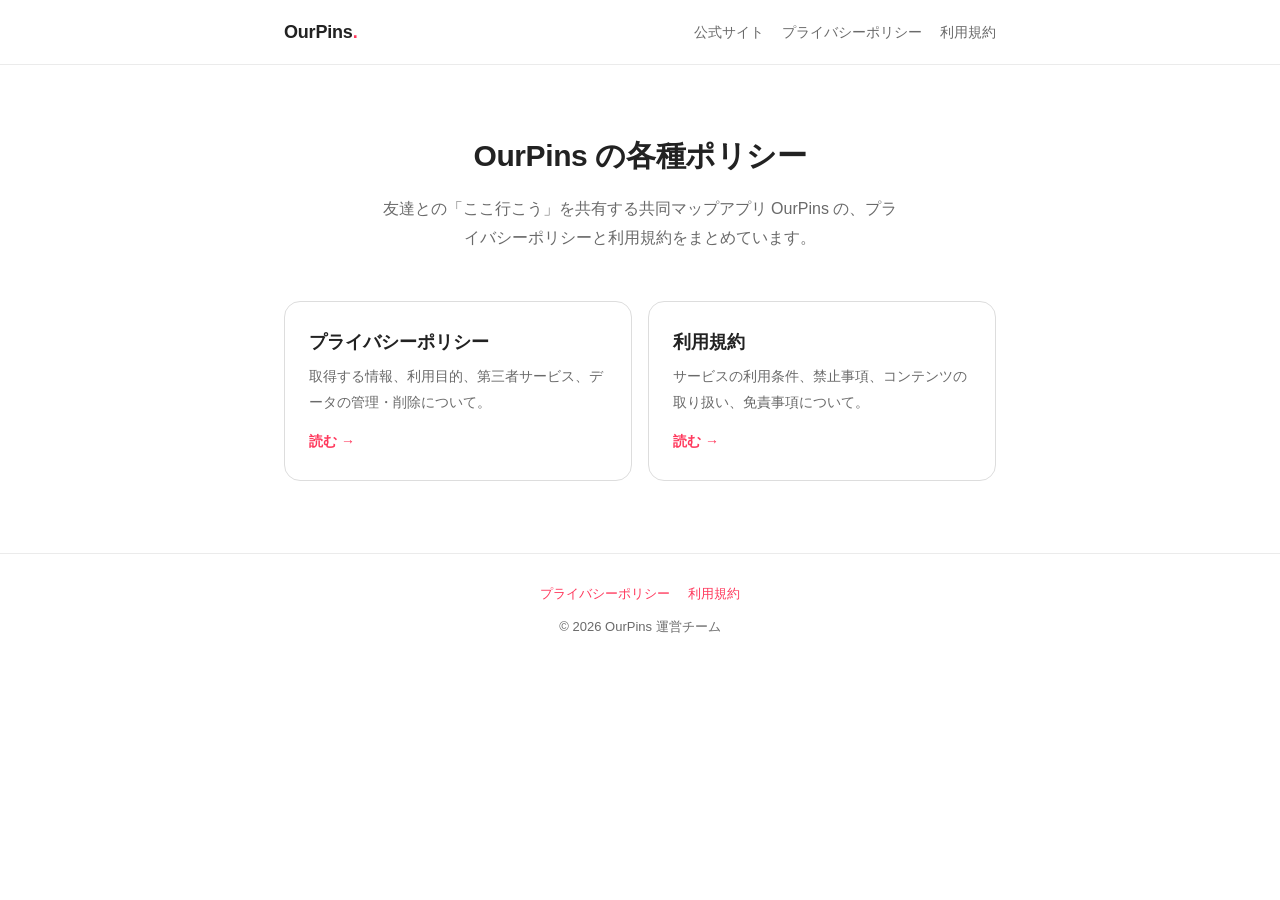
<file: index.html>
<!DOCTYPE html>
<html lang="ja">
<head>
  <meta charset="UTF-8" />
  <meta name="viewport" content="width=device-width, initial-scale=1.0" />
  <title>OurPins — 各種ポリシー</title>
  <meta name="description" content="共同マップアプリ OurPins のプライバシーポリシーと利用規約。" />
  <link rel="stylesheet" href="styles.css" />
</head>
<body>
  <header class="site-header">
    <div class="inner">
      <a class="brand" href="https://ourpins.app/">OurPins<span class="dot">.</span></a>
      <nav>
        <a href="https://ourpins.app/">公式サイト</a>
        <a href="privacy-policy.html">プライバシーポリシー</a>
        <a href="terms-of-service.html">利用規約</a>
      </nav>
    </div>
  </header>

  <main>
    <section class="hero">
      <h1>OurPins の各種ポリシー</h1>
      <p>友達との「ここ行こう」を共有する共同マップアプリ OurPins の、プライバシーポリシーと利用規約をまとめています。</p>
    </section>

    <section class="cards">
      <a class="card" href="privacy-policy.html">
        <h2>プライバシーポリシー</h2>
        <p>取得する情報、利用目的、第三者サービス、データの管理・削除について。</p>
        <span class="arrow">読む →</span>
      </a>
      <a class="card" href="terms-of-service.html">
        <h2>利用規約</h2>
        <p>サービスの利用条件、禁止事項、コンテンツの取り扱い、免責事項について。</p>
        <span class="arrow">読む →</span>
      </a>
    </section>
  </main>

  <footer class="site-footer">
    <nav>
      <a href="privacy-policy.html">プライバシーポリシー</a>
      <a href="terms-of-service.html">利用規約</a>
    </nav>
    <div>© 2026 OurPins 運営チーム</div>
  </footer>
</body>
</html>
</file>
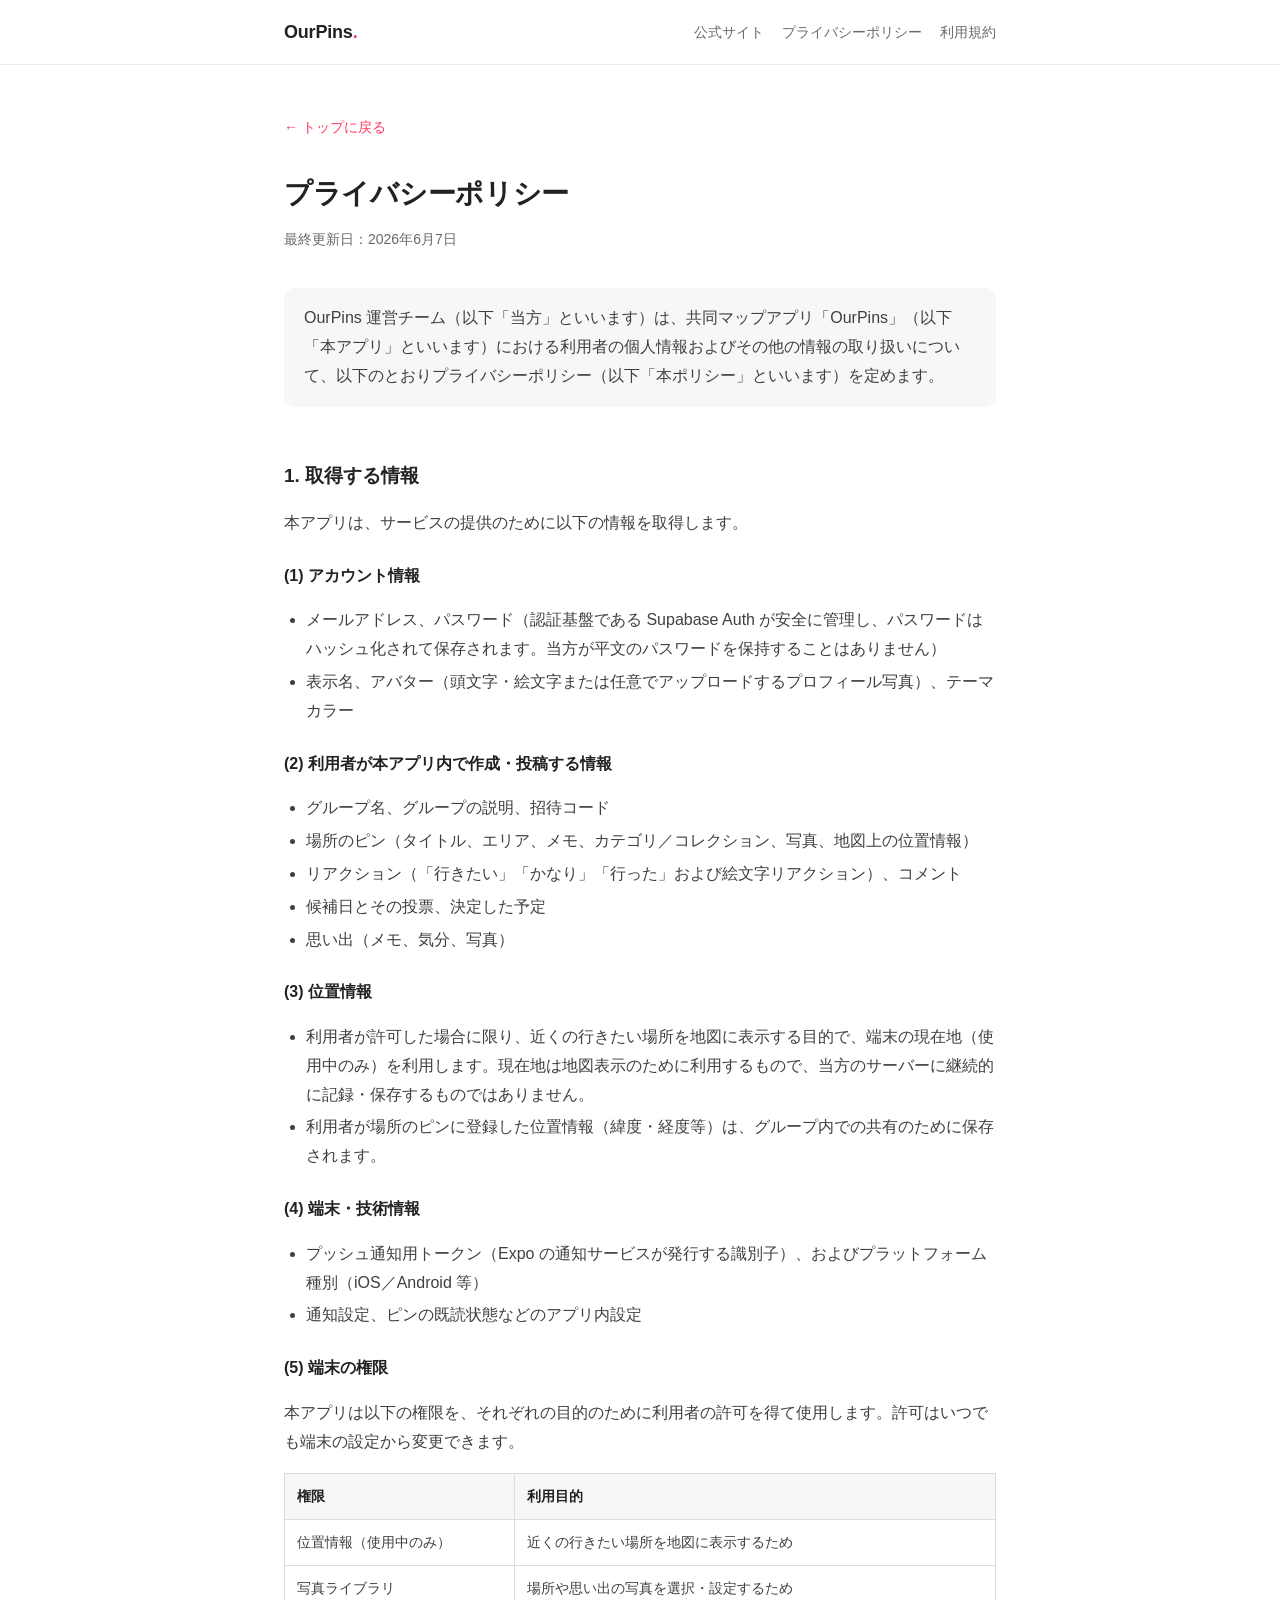
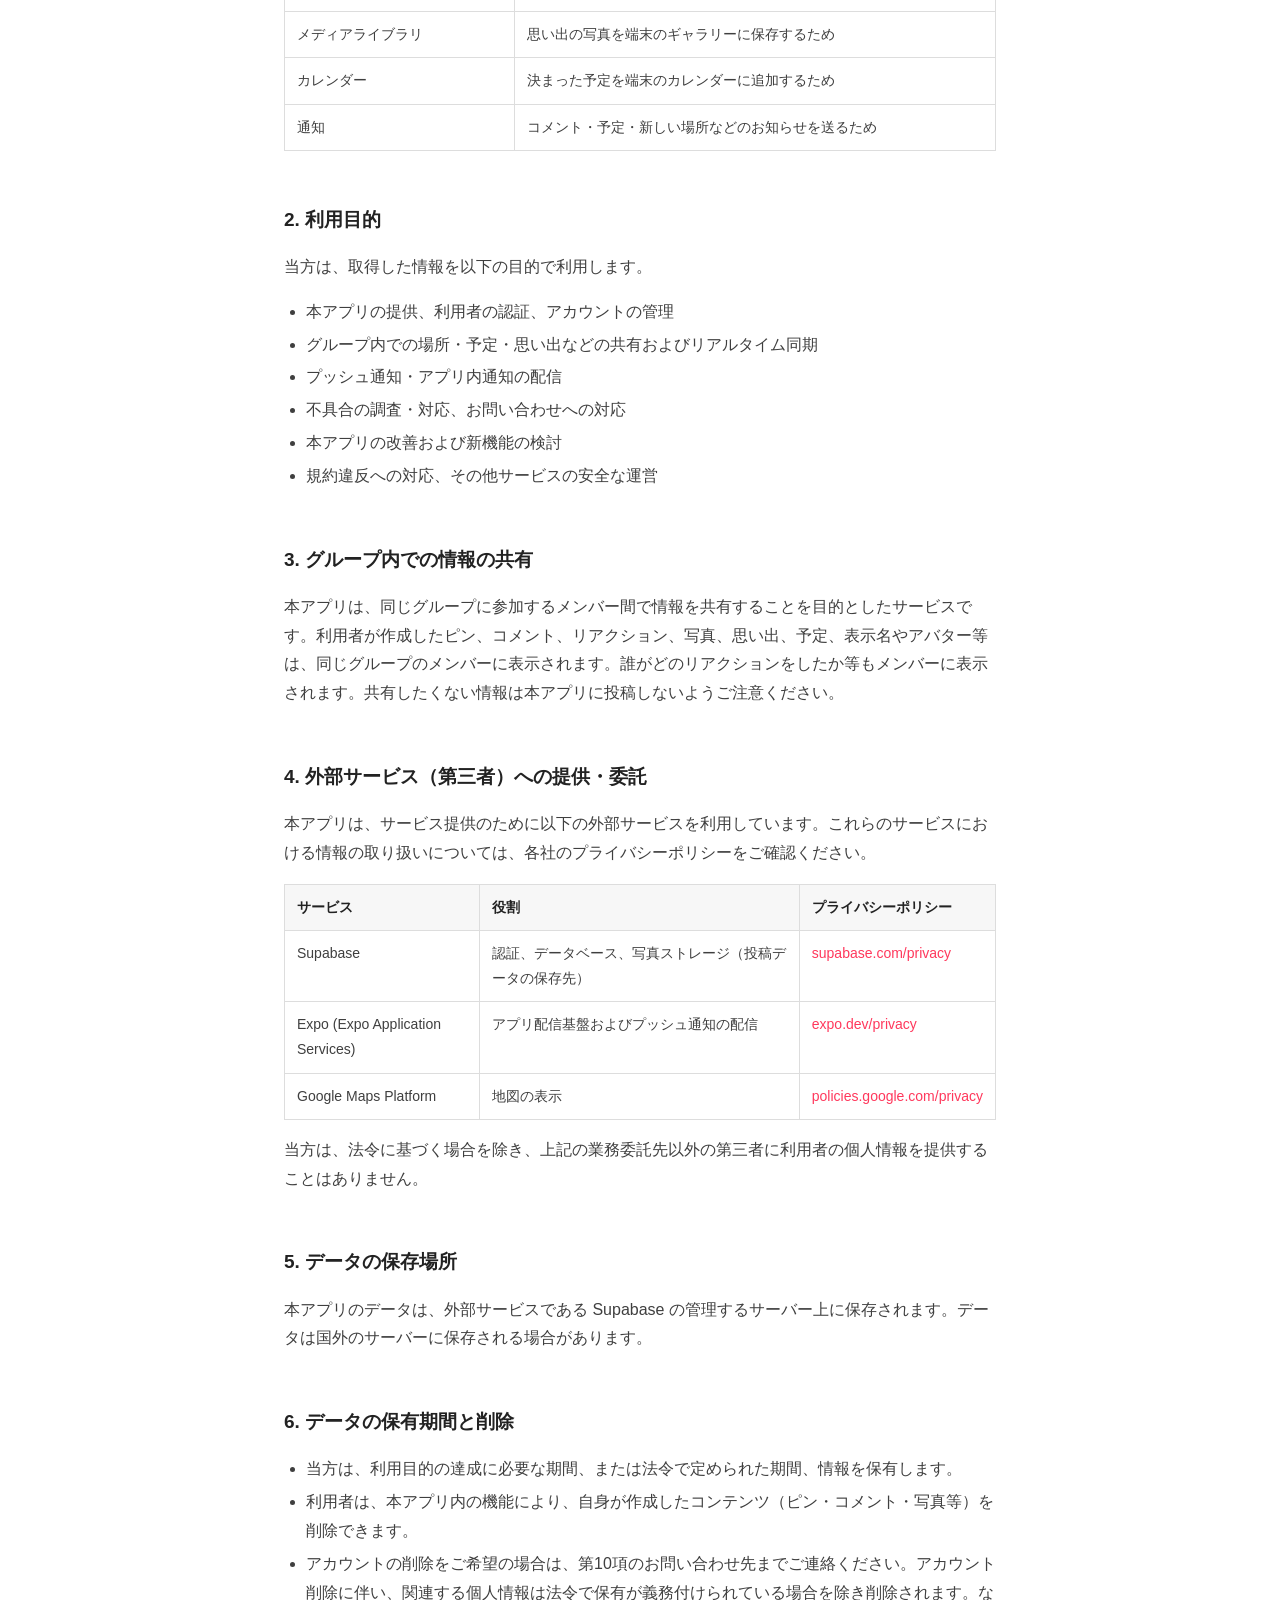
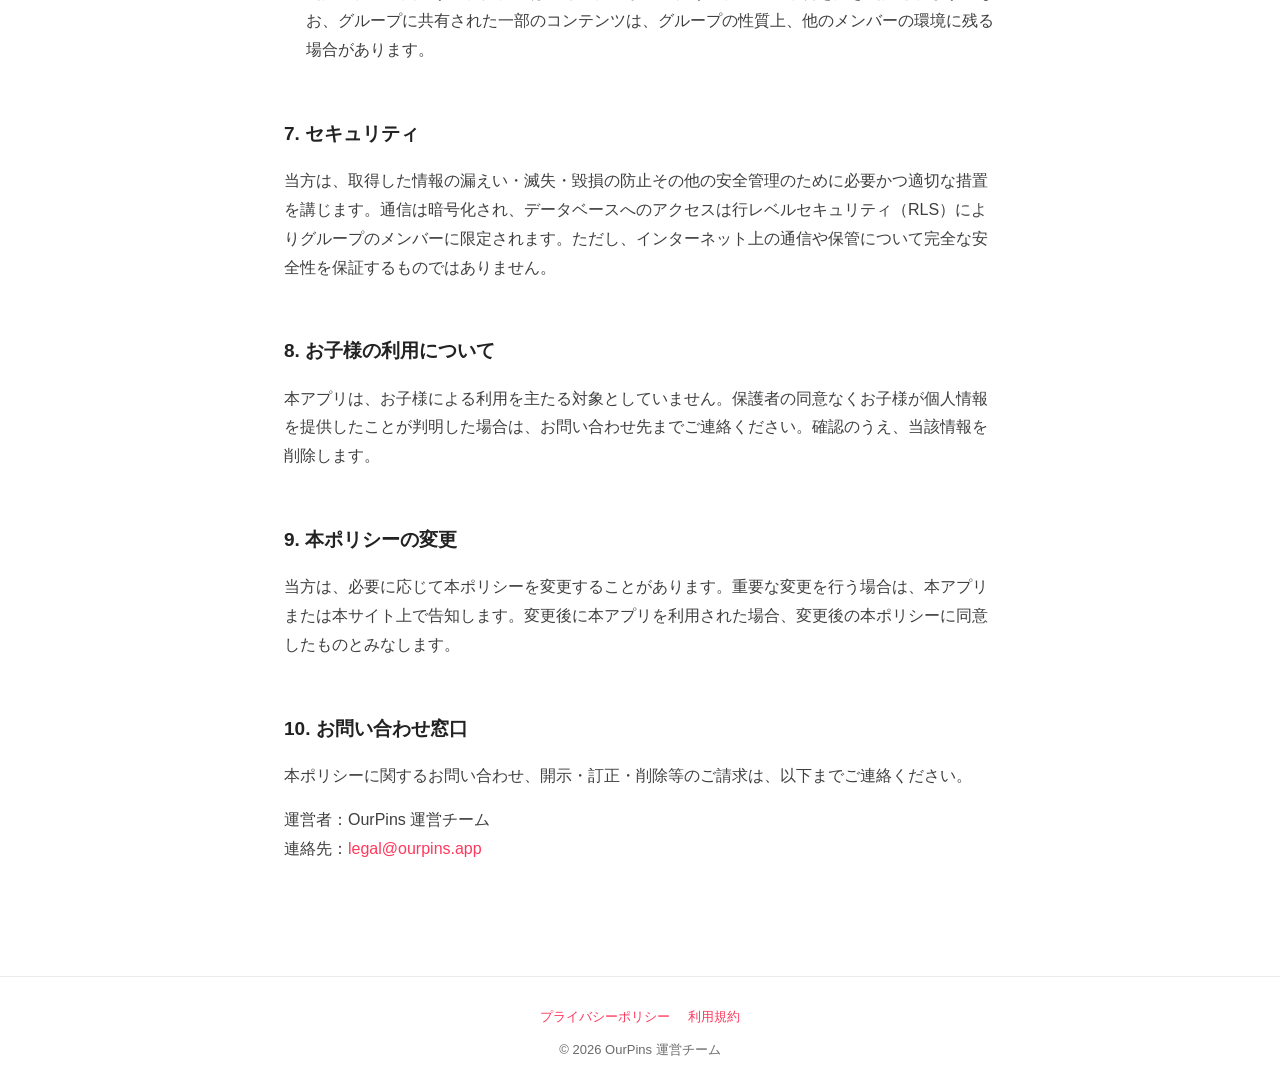
<file: privacy-policy.html>
<!DOCTYPE html>
<html lang="ja">
<head>
  <meta charset="UTF-8" />
  <meta name="viewport" content="width=device-width, initial-scale=1.0" />
  <title>プライバシーポリシー — OurPins</title>
  <meta name="description" content="共同マップアプリ OurPins のプライバシーポリシー。" />
  <link rel="stylesheet" href="styles.css" />
</head>
<body>
  <header class="site-header">
    <div class="inner">
      <a class="brand" href="https://ourpins.app/">OurPins<span class="dot">.</span></a>
      <nav>
        <a href="https://ourpins.app/">公式サイト</a>
        <a href="privacy-policy.html">プライバシーポリシー</a>
        <a href="terms-of-service.html">利用規約</a>
      </nav>
    </div>
  </header>

  <main class="doc">
    <a class="back" href="index.html">← トップに戻る</a>
    <h1>プライバシーポリシー</h1>
    <p class="meta">最終更新日：2026年6月7日</p>

    <div class="intro">
      <p style="margin:0">OurPins 運営チーム（以下「当方」といいます）は、共同マップアプリ「OurPins」（以下「本アプリ」といいます）における利用者の個人情報およびその他の情報の取り扱いについて、以下のとおりプライバシーポリシー（以下「本ポリシー」といいます）を定めます。</p>
    </div>

    <h2>1. 取得する情報</h2>
    <p>本アプリは、サービスの提供のために以下の情報を取得します。</p>

    <h3>(1) アカウント情報</h3>
    <ul>
      <li>メールアドレス、パスワード（認証基盤である Supabase Auth が安全に管理し、パスワードはハッシュ化されて保存されます。当方が平文のパスワードを保持することはありません）</li>
      <li>表示名、アバター（頭文字・絵文字または任意でアップロードするプロフィール写真）、テーマカラー</li>
    </ul>

    <h3>(2) 利用者が本アプリ内で作成・投稿する情報</h3>
    <ul>
      <li>グループ名、グループの説明、招待コード</li>
      <li>場所のピン（タイトル、エリア、メモ、カテゴリ／コレクション、写真、地図上の位置情報）</li>
      <li>リアクション（「行きたい」「かなり」「行った」および絵文字リアクション）、コメント</li>
      <li>候補日とその投票、決定した予定</li>
      <li>思い出（メモ、気分、写真）</li>
    </ul>

    <h3>(3) 位置情報</h3>
    <ul>
      <li>利用者が許可した場合に限り、近くの行きたい場所を地図に表示する目的で、端末の現在地（使用中のみ）を利用します。現在地は地図表示のために利用するもので、当方のサーバーに継続的に記録・保存するものではありません。</li>
      <li>利用者が場所のピンに登録した位置情報（緯度・経度等）は、グループ内での共有のために保存されます。</li>
    </ul>

    <h3>(4) 端末・技術情報</h3>
    <ul>
      <li>プッシュ通知用トークン（Expo の通知サービスが発行する識別子）、およびプラットフォーム種別（iOS／Android 等）</li>
      <li>通知設定、ピンの既読状態などのアプリ内設定</li>
    </ul>

    <h3>(5) 端末の権限</h3>
    <p>本アプリは以下の権限を、それぞれの目的のために利用者の許可を得て使用します。許可はいつでも端末の設定から変更できます。</p>
    <table>
      <thead><tr><th>権限</th><th>利用目的</th></tr></thead>
      <tbody>
        <tr><td>位置情報（使用中のみ）</td><td>近くの行きたい場所を地図に表示するため</td></tr>
        <tr><td>写真ライブラリ</td><td>場所や思い出の写真を選択・設定するため</td></tr>
        <tr><td>メディアライブラリ</td><td>思い出の写真を端末のギャラリーに保存するため</td></tr>
        <tr><td>カレンダー</td><td>決まった予定を端末のカレンダーに追加するため</td></tr>
        <tr><td>通知</td><td>コメント・予定・新しい場所などのお知らせを送るため</td></tr>
      </tbody>
    </table>

    <h2>2. 利用目的</h2>
    <p>当方は、取得した情報を以下の目的で利用します。</p>
    <ul>
      <li>本アプリの提供、利用者の認証、アカウントの管理</li>
      <li>グループ内での場所・予定・思い出などの共有およびリアルタイム同期</li>
      <li>プッシュ通知・アプリ内通知の配信</li>
      <li>不具合の調査・対応、お問い合わせへの対応</li>
      <li>本アプリの改善および新機能の検討</li>
      <li>規約違反への対応、その他サービスの安全な運営</li>
    </ul>

    <h2>3. グループ内での情報の共有</h2>
    <p>本アプリは、同じグループに参加するメンバー間で情報を共有することを目的としたサービスです。利用者が作成したピン、コメント、リアクション、写真、思い出、予定、表示名やアバター等は、同じグループのメンバーに表示されます。誰がどのリアクションをしたか等もメンバーに表示されます。共有したくない情報は本アプリに投稿しないようご注意ください。</p>

    <h2>4. 外部サービス（第三者）への提供・委託</h2>
    <p>本アプリは、サービス提供のために以下の外部サービスを利用しています。これらのサービスにおける情報の取り扱いについては、各社のプライバシーポリシーをご確認ください。</p>
    <table>
      <thead><tr><th>サービス</th><th>役割</th><th>プライバシーポリシー</th></tr></thead>
      <tbody>
        <tr>
          <td>Supabase</td>
          <td>認証、データベース、写真ストレージ（投稿データの保存先）</td>
          <td><a href="https://supabase.com/privacy" target="_blank" rel="noopener">supabase.com/privacy</a></td>
        </tr>
        <tr>
          <td>Expo (Expo Application Services)</td>
          <td>アプリ配信基盤およびプッシュ通知の配信</td>
          <td><a href="https://expo.dev/privacy" target="_blank" rel="noopener">expo.dev/privacy</a></td>
        </tr>
        <tr>
          <td>Google Maps Platform</td>
          <td>地図の表示</td>
          <td><a href="https://policies.google.com/privacy" target="_blank" rel="noopener">policies.google.com/privacy</a></td>
        </tr>
      </tbody>
    </table>
    <p>当方は、法令に基づく場合を除き、上記の業務委託先以外の第三者に利用者の個人情報を提供することはありません。</p>

    <h2>5. データの保存場所</h2>
    <p>本アプリのデータは、外部サービスである Supabase の管理するサーバー上に保存されます。データは国外のサーバーに保存される場合があります。</p>

    <h2>6. データの保有期間と削除</h2>
    <ul>
      <li>当方は、利用目的の達成に必要な期間、または法令で定められた期間、情報を保有します。</li>
      <li>利用者は、本アプリ内の機能により、自身が作成したコンテンツ（ピン・コメント・写真等）を削除できます。</li>
      <li>アカウントの削除をご希望の場合は、第10項のお問い合わせ先までご連絡ください。アカウント削除に伴い、関連する個人情報は法令で保有が義務付けられている場合を除き削除されます。なお、グループに共有された一部のコンテンツは、グループの性質上、他のメンバーの環境に残る場合があります。</li>
    </ul>

    <h2>7. セキュリティ</h2>
    <p>当方は、取得した情報の漏えい・滅失・毀損の防止その他の安全管理のために必要かつ適切な措置を講じます。通信は暗号化され、データベースへのアクセスは行レベルセキュリティ（RLS）によりグループのメンバーに限定されます。ただし、インターネット上の通信や保管について完全な安全性を保証するものではありません。</p>

    <h2>8. お子様の利用について</h2>
    <p>本アプリは、お子様による利用を主たる対象としていません。保護者の同意なくお子様が個人情報を提供したことが判明した場合は、お問い合わせ先までご連絡ください。確認のうえ、当該情報を削除します。</p>

    <h2>9. 本ポリシーの変更</h2>
    <p>当方は、必要に応じて本ポリシーを変更することがあります。重要な変更を行う場合は、本アプリまたは本サイト上で告知します。変更後に本アプリを利用された場合、変更後の本ポリシーに同意したものとみなします。</p>

    <h2>10. お問い合わせ窓口</h2>
    <p>本ポリシーに関するお問い合わせ、開示・訂正・削除等のご請求は、以下までご連絡ください。</p>
    <p>
      運営者：OurPins 運営チーム<br />
      連絡先：<a href="mailto:legal@ourpins.app">legal@ourpins.app</a>
    </p>
  </main>

  <footer class="site-footer">
    <nav>
      <a href="privacy-policy.html">プライバシーポリシー</a>
      <a href="terms-of-service.html">利用規約</a>
    </nav>
    <div>© 2026 OurPins 運営チーム</div>
  </footer>
</body>
</html>
</file>
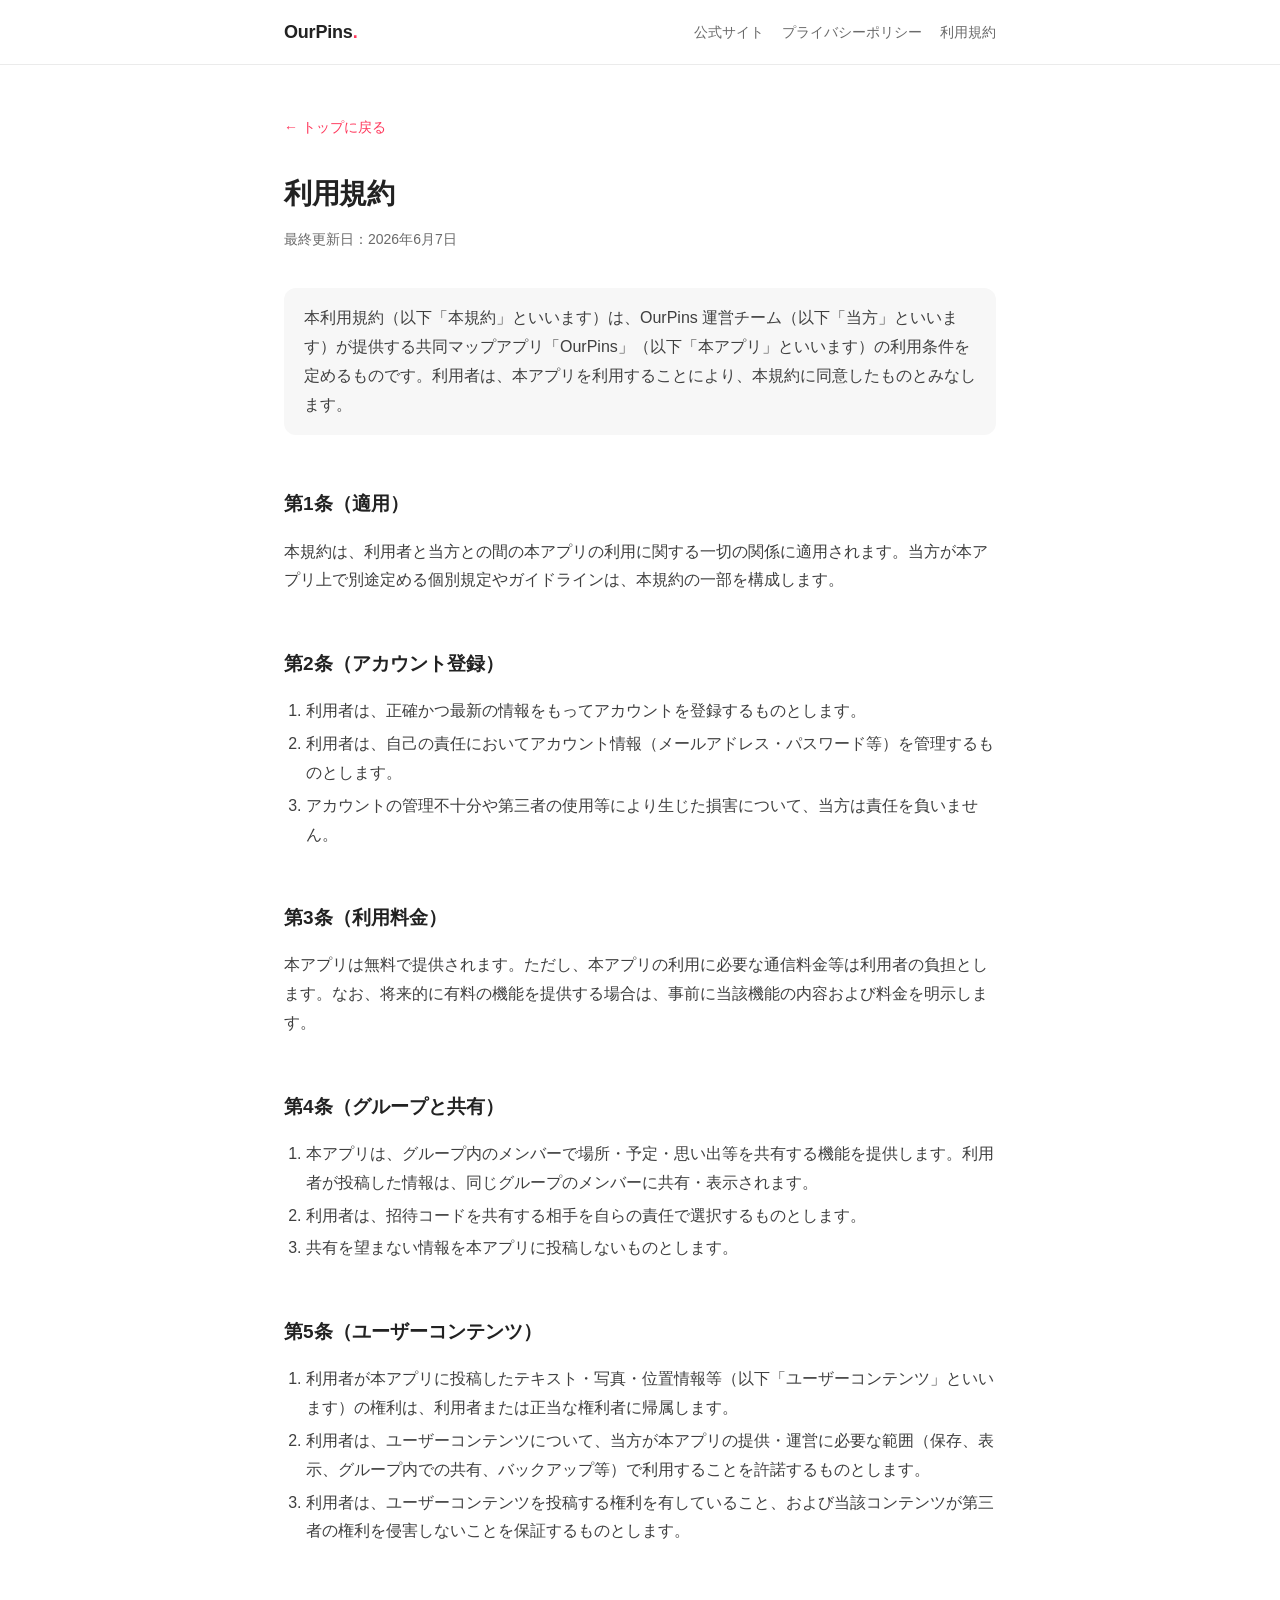
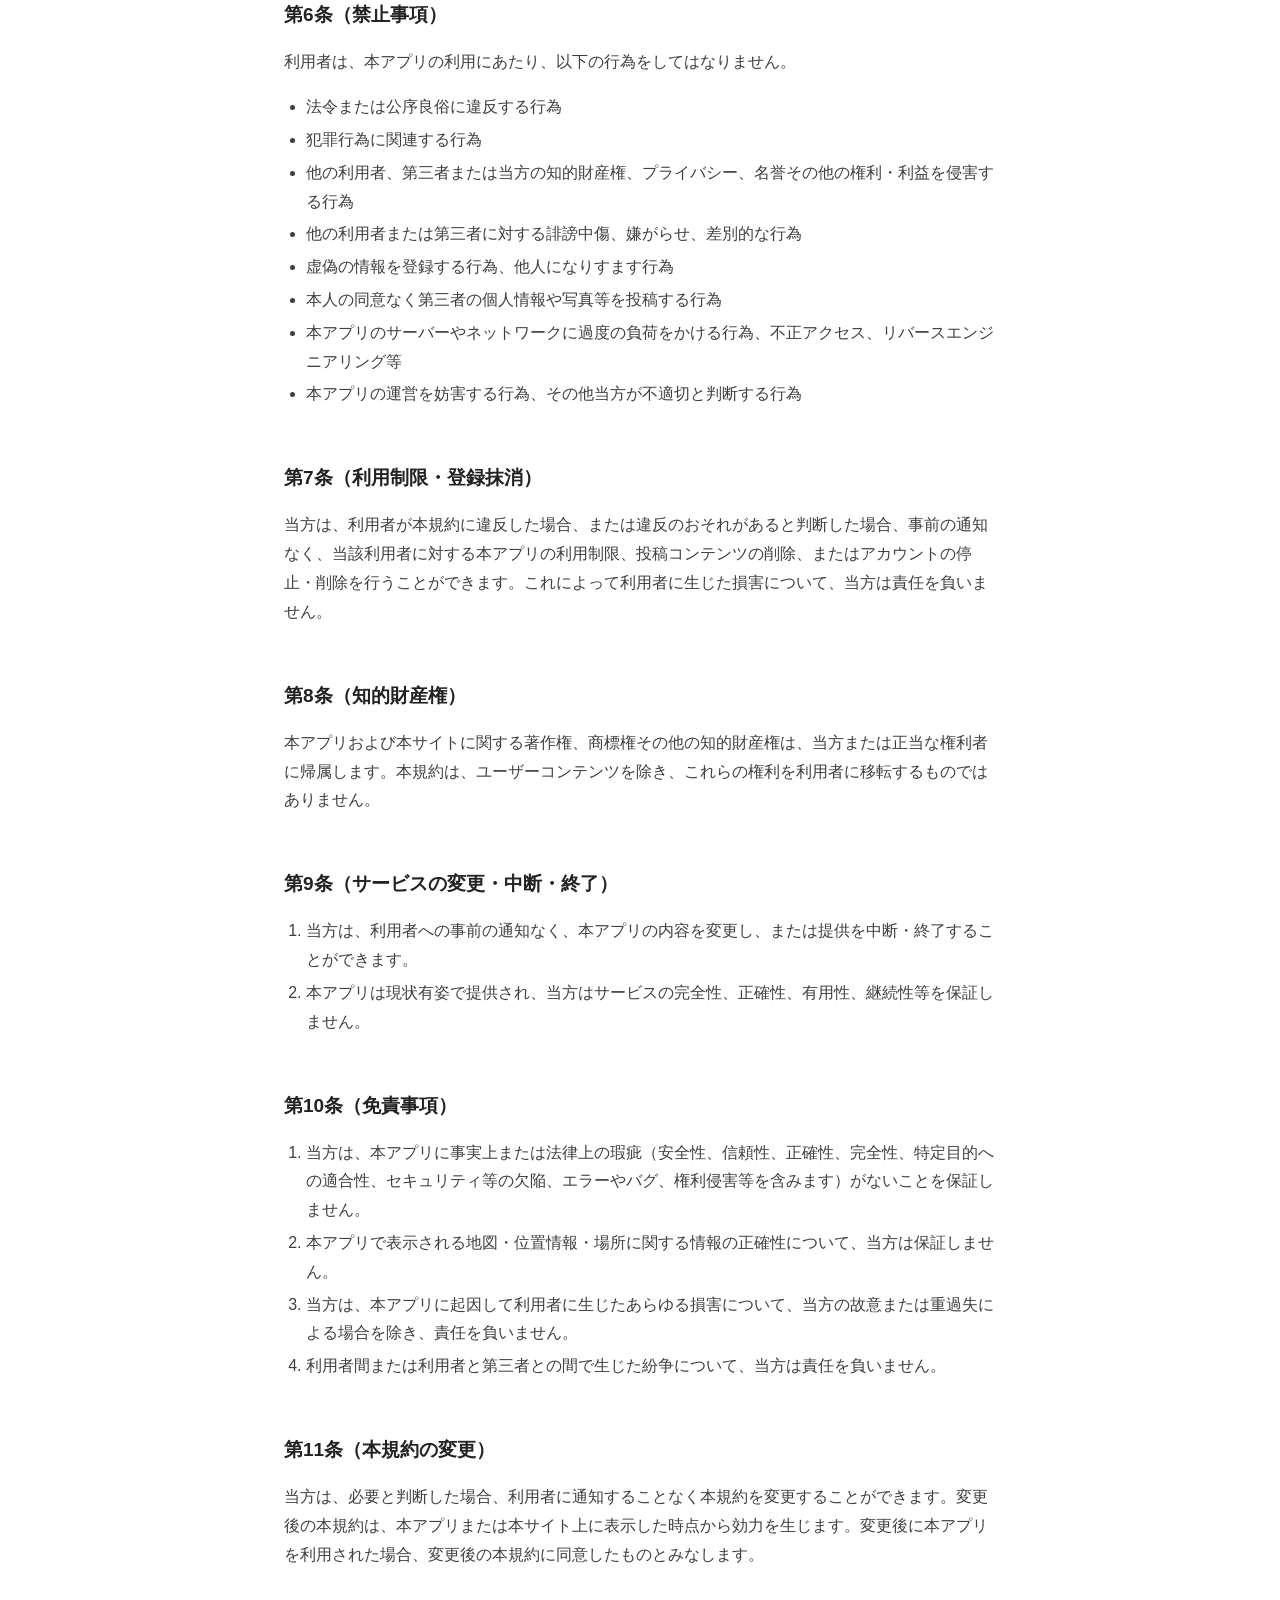
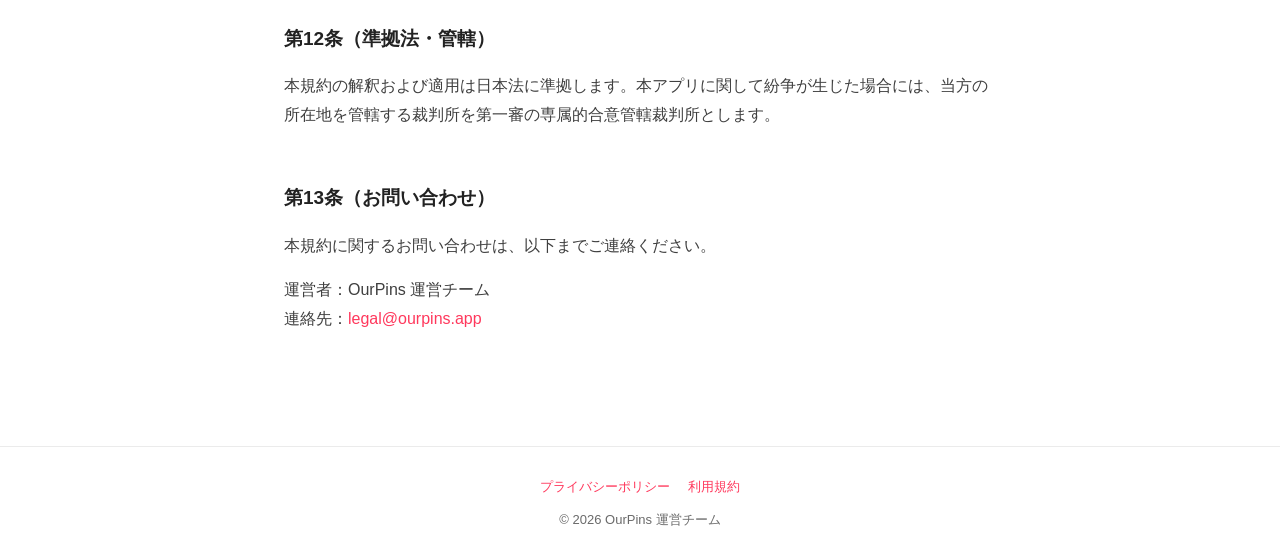
<file: terms-of-service.html>
<!DOCTYPE html>
<html lang="ja">
<head>
  <meta charset="UTF-8" />
  <meta name="viewport" content="width=device-width, initial-scale=1.0" />
  <title>利用規約 — OurPins</title>
  <meta name="description" content="共同マップアプリ OurPins の利用規約。" />
  <link rel="stylesheet" href="styles.css" />
</head>
<body>
  <header class="site-header">
    <div class="inner">
      <a class="brand" href="https://ourpins.app/">OurPins<span class="dot">.</span></a>
      <nav>
        <a href="https://ourpins.app/">公式サイト</a>
        <a href="privacy-policy.html">プライバシーポリシー</a>
        <a href="terms-of-service.html">利用規約</a>
      </nav>
    </div>
  </header>

  <main class="doc">
    <a class="back" href="index.html">← トップに戻る</a>
    <h1>利用規約</h1>
    <p class="meta">最終更新日：2026年6月7日</p>

    <div class="intro">
      <p style="margin:0">本利用規約（以下「本規約」といいます）は、OurPins 運営チーム（以下「当方」といいます）が提供する共同マップアプリ「OurPins」（以下「本アプリ」といいます）の利用条件を定めるものです。利用者は、本アプリを利用することにより、本規約に同意したものとみなします。</p>
    </div>

    <h2>第1条（適用）</h2>
    <p>本規約は、利用者と当方との間の本アプリの利用に関する一切の関係に適用されます。当方が本アプリ上で別途定める個別規定やガイドラインは、本規約の一部を構成します。</p>

    <h2>第2条（アカウント登録）</h2>
    <ol>
      <li>利用者は、正確かつ最新の情報をもってアカウントを登録するものとします。</li>
      <li>利用者は、自己の責任においてアカウント情報（メールアドレス・パスワード等）を管理するものとします。</li>
      <li>アカウントの管理不十分や第三者の使用等により生じた損害について、当方は責任を負いません。</li>
    </ol>

    <h2>第3条（利用料金）</h2>
    <p>本アプリは無料で提供されます。ただし、本アプリの利用に必要な通信料金等は利用者の負担とします。なお、将来的に有料の機能を提供する場合は、事前に当該機能の内容および料金を明示します。</p>

    <h2>第4条（グループと共有）</h2>
    <ol>
      <li>本アプリは、グループ内のメンバーで場所・予定・思い出等を共有する機能を提供します。利用者が投稿した情報は、同じグループのメンバーに共有・表示されます。</li>
      <li>利用者は、招待コードを共有する相手を自らの責任で選択するものとします。</li>
      <li>共有を望まない情報を本アプリに投稿しないものとします。</li>
    </ol>

    <h2>第5条（ユーザーコンテンツ）</h2>
    <ol>
      <li>利用者が本アプリに投稿したテキスト・写真・位置情報等（以下「ユーザーコンテンツ」といいます）の権利は、利用者または正当な権利者に帰属します。</li>
      <li>利用者は、ユーザーコンテンツについて、当方が本アプリの提供・運営に必要な範囲（保存、表示、グループ内での共有、バックアップ等）で利用することを許諾するものとします。</li>
      <li>利用者は、ユーザーコンテンツを投稿する権利を有していること、および当該コンテンツが第三者の権利を侵害しないことを保証するものとします。</li>
    </ol>

    <h2>第6条（禁止事項）</h2>
    <p>利用者は、本アプリの利用にあたり、以下の行為をしてはなりません。</p>
    <ul>
      <li>法令または公序良俗に違反する行為</li>
      <li>犯罪行為に関連する行為</li>
      <li>他の利用者、第三者または当方の知的財産権、プライバシー、名誉その他の権利・利益を侵害する行為</li>
      <li>他の利用者または第三者に対する誹謗中傷、嫌がらせ、差別的な行為</li>
      <li>虚偽の情報を登録する行為、他人になりすます行為</li>
      <li>本人の同意なく第三者の個人情報や写真等を投稿する行為</li>
      <li>本アプリのサーバーやネットワークに過度の負荷をかける行為、不正アクセス、リバースエンジニアリング等</li>
      <li>本アプリの運営を妨害する行為、その他当方が不適切と判断する行為</li>
    </ul>

    <h2>第7条（利用制限・登録抹消）</h2>
    <p>当方は、利用者が本規約に違反した場合、または違反のおそれがあると判断した場合、事前の通知なく、当該利用者に対する本アプリの利用制限、投稿コンテンツの削除、またはアカウントの停止・削除を行うことができます。これによって利用者に生じた損害について、当方は責任を負いません。</p>

    <h2>第8条（知的財産権）</h2>
    <p>本アプリおよび本サイトに関する著作権、商標権その他の知的財産権は、当方または正当な権利者に帰属します。本規約は、ユーザーコンテンツを除き、これらの権利を利用者に移転するものではありません。</p>

    <h2>第9条（サービスの変更・中断・終了）</h2>
    <ol>
      <li>当方は、利用者への事前の通知なく、本アプリの内容を変更し、または提供を中断・終了することができます。</li>
      <li>本アプリは現状有姿で提供され、当方はサービスの完全性、正確性、有用性、継続性等を保証しません。</li>
    </ol>

    <h2>第10条（免責事項）</h2>
    <ol>
      <li>当方は、本アプリに事実上または法律上の瑕疵（安全性、信頼性、正確性、完全性、特定目的への適合性、セキュリティ等の欠陥、エラーやバグ、権利侵害等を含みます）がないことを保証しません。</li>
      <li>本アプリで表示される地図・位置情報・場所に関する情報の正確性について、当方は保証しません。</li>
      <li>当方は、本アプリに起因して利用者に生じたあらゆる損害について、当方の故意または重過失による場合を除き、責任を負いません。</li>
      <li>利用者間または利用者と第三者との間で生じた紛争について、当方は責任を負いません。</li>
    </ol>

    <h2>第11条（本規約の変更）</h2>
    <p>当方は、必要と判断した場合、利用者に通知することなく本規約を変更することができます。変更後の本規約は、本アプリまたは本サイト上に表示した時点から効力を生じます。変更後に本アプリを利用された場合、変更後の本規約に同意したものとみなします。</p>

    <h2>第12条（準拠法・管轄）</h2>
    <p>本規約の解釈および適用は日本法に準拠します。本アプリに関して紛争が生じた場合には、当方の所在地を管轄する裁判所を第一審の専属的合意管轄裁判所とします。</p>

    <h2>第13条（お問い合わせ）</h2>
    <p>本規約に関するお問い合わせは、以下までご連絡ください。</p>
    <p>
      運営者：OurPins 運営チーム<br />
      連絡先：<a href="mailto:legal@ourpins.app">legal@ourpins.app</a>
    </p>
  </main>

  <footer class="site-footer">
    <nav>
      <a href="privacy-policy.html">プライバシーポリシー</a>
      <a href="terms-of-service.html">利用規約</a>
    </nav>
    <div>© 2026 OurPins 運営チーム</div>
  </footer>
</body>
</html>
</file>
<file: styles.css>
/* OurPins legal site — Airbnb-inspired warm, clean canvas */
:root {
  --primary: #ff385c;
  --primary-active: #e00b41;
  --ink: #222222;
  --body: #3f3f3f;
  --muted: #6a6a6a;
  --hairline: #ebebeb;
  --hairline-strong: #dddddd;
  --canvas: #ffffff;
  --surface-soft: #f7f7f7;
  --max: 760px;
}

* { box-sizing: border-box; }

html { -webkit-text-size-adjust: 100%; }

body {
  margin: 0;
  font-family: -apple-system, BlinkMacSystemFont, "Segoe UI", "Hiragino Kaku Gothic ProN",
    "Hiragino Sans", Meiryo, Roboto, "Helvetica Neue", sans-serif;
  color: var(--body);
  background: var(--canvas);
  line-height: 1.8;
  font-size: 16px;
}

a { color: var(--primary); text-decoration: none; }
a:hover { text-decoration: underline; }

/* Header */
.site-header {
  border-bottom: 1px solid var(--hairline);
  position: sticky;
  top: 0;
  background: rgba(255, 255, 255, 0.92);
  backdrop-filter: saturate(180%) blur(8px);
  z-index: 10;
}
.site-header .inner {
  max-width: var(--max);
  margin: 0 auto;
  padding: 16px 24px;
  display: flex;
  align-items: center;
  gap: 10px;
}
.brand {
  font-weight: 700;
  font-size: 18px;
  color: var(--ink);
  letter-spacing: -0.2px;
}
.brand .dot { color: var(--primary); }
.brand:hover { text-decoration: none; }
.site-header nav { margin-left: auto; display: flex; gap: 18px; font-size: 14px; }
.site-header nav a { color: var(--muted); }

/* Hero */
.hero {
  max-width: var(--max);
  margin: 0 auto;
  padding: 64px 24px 32px;
  text-align: center;
}
.hero h1 {
  font-size: 30px;
  color: var(--ink);
  margin: 0 0 12px;
  letter-spacing: -0.4px;
}
.hero p { color: var(--muted); margin: 0 auto; max-width: 520px; }

.cards {
  max-width: var(--max);
  margin: 0 auto;
  padding: 16px 24px 72px;
  display: grid;
  grid-template-columns: 1fr 1fr;
  gap: 16px;
}
@media (max-width: 560px) { .cards { grid-template-columns: 1fr; } }
.card {
  display: block;
  border: 1px solid var(--hairline-strong);
  border-radius: 16px;
  padding: 24px;
  color: inherit;
  transition: box-shadow 0.15s ease, transform 0.15s ease;
}
.card:hover {
  text-decoration: none;
  box-shadow: 0 6px 20px rgba(0, 0, 0, 0.08);
  transform: translateY(-2px);
}
.card h2 { margin: 0 0 6px; font-size: 18px; color: var(--ink); }
.card p { margin: 0; color: var(--muted); font-size: 14px; }
.card .arrow { color: var(--primary); font-weight: 600; font-size: 14px; margin-top: 14px; display: inline-block; }

/* Document pages */
.doc {
  max-width: var(--max);
  margin: 0 auto;
  padding: 48px 24px 96px;
}
.doc h1 {
  font-size: 28px;
  color: var(--ink);
  margin: 0 0 8px;
  letter-spacing: -0.3px;
}
.doc .meta { color: var(--muted); font-size: 14px; margin: 0 0 36px; }
.doc h2 {
  font-size: 19px;
  color: var(--ink);
  margin: 40px 0 12px;
  padding-top: 12px;
}
.doc h3 { font-size: 16px; color: var(--ink); margin: 24px 0 8px; }
.doc p, .doc li { color: var(--body); }
.doc ul, .doc ol { padding-left: 22px; }
.doc li { margin: 4px 0; }
.doc table {
  width: 100%;
  border-collapse: collapse;
  margin: 16px 0;
  font-size: 14px;
}
.doc th, .doc td {
  border: 1px solid var(--hairline-strong);
  padding: 10px 12px;
  text-align: left;
  vertical-align: top;
}
.doc th { background: var(--surface-soft); color: var(--ink); font-weight: 600; }
.intro {
  background: var(--surface-soft);
  border-radius: 12px;
  padding: 16px 20px;
  margin: 0 0 28px;
}
.back { display: inline-block; margin-bottom: 28px; font-size: 14px; }

/* Footer */
.site-footer {
  border-top: 1px solid var(--hairline);
  padding: 28px 24px;
  text-align: center;
  color: var(--muted);
  font-size: 13px;
}
.site-footer nav { display: flex; gap: 18px; justify-content: center; margin-bottom: 10px; }
</file>
